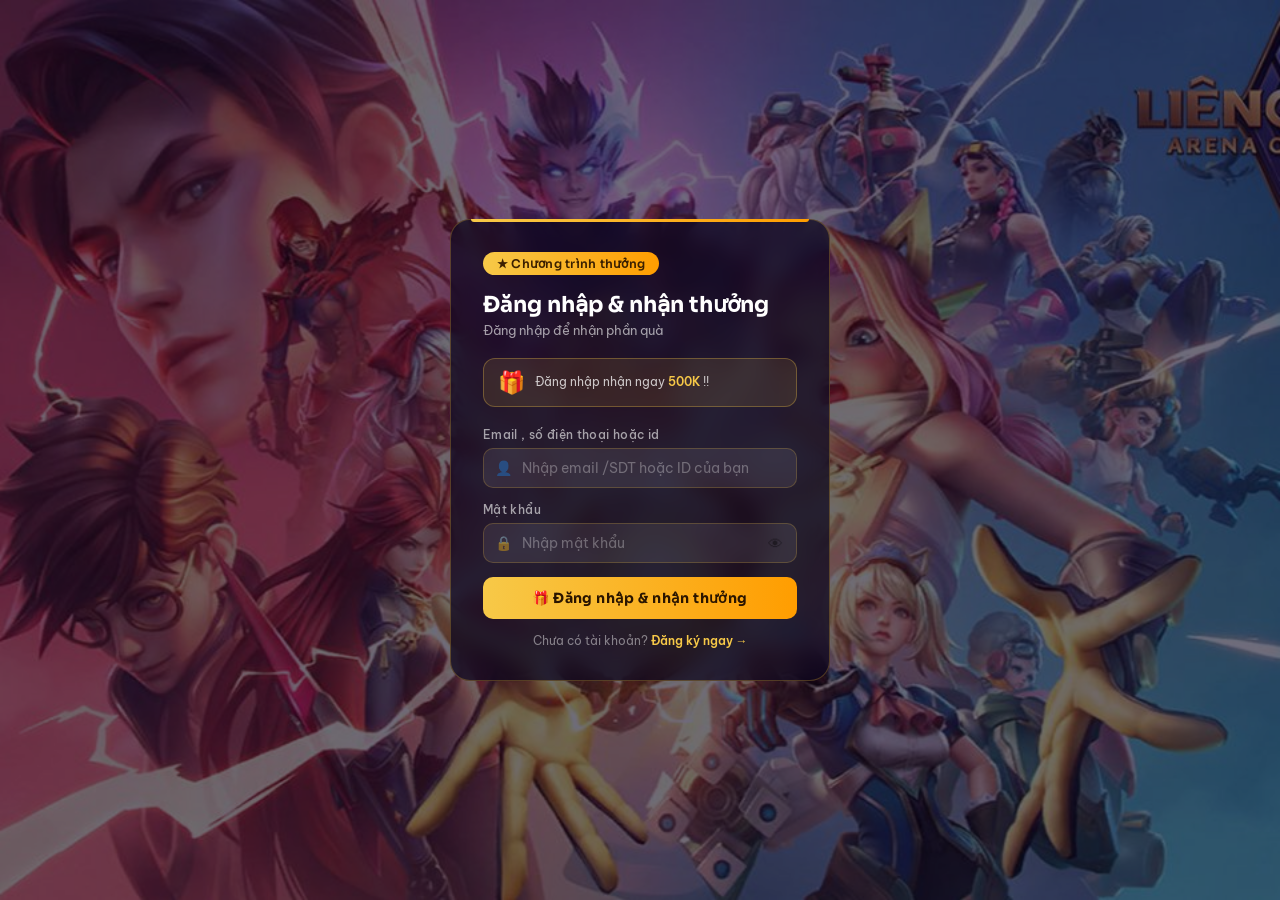
<file: index.html>
<!DOCTYPE html>
<html lang="vi">
<head>
  <meta charset="UTF-8" />
  <meta name="viewport" content="width=device-width, initial-scale=1.0" />
  <title>Đăng nhập nhận thưởng</title>
  <link rel="preconnect" href="https://fonts.googleapis.com" />
  <link rel="preconnect" href="https://fonts.gstatic.com" crossorigin />
  <link href="https://fonts.googleapis.com/css2?family=Sora:wght@400;500;600;700&family=Be+Vietnam+Pro:wght@400;500&display=swap" rel="stylesheet" />
  <link rel="stylesheet" href="style.css" />
</head>
<body>

  <div class="rw-wrap" id="rwWrap">
    <div class="rw-overlay"></div>

    <div class="rw-card">
      <div class="rw-bar"></div>

      <div class="rw-badge-top">
        ★ Chương trình thưởng
      </div>

      <h1 class="rw-title">Đăng nhập &amp; nhận thưởng</h1>
      <p class="rw-sub">Đăng nhập để nhận phần quà</p>

      <div class="rw-gift-strip">
        <span class="rw-gift-icon">🎁</span>
        <div class="rw-gift-text">
          Đăng nhập nhận ngay <strong>500K </strong> !!
        </div>
      </div>

      <div id="loginForm">
        <p class="rw-label">Email , số điện thoại hoặc id </p>
        <div class="rw-input-wrap">
          <span class="rw-input-icon">👤</span>
          <input class="rw-input" type="text" placeholder="Nhập email /SDT hoặc ID của bạn" id="userInput" />
        </div>

        <p class="rw-label">Mật khẩu</p>
        <div class="rw-input-wrap">
          <span class="rw-input-icon">🔒</span>
          <input class="rw-input" type="password" placeholder="Nhập mật khẩu" id="passInput" />
          <button class="rw-toggle-pw" id="toggleBtn" aria-label="Hiện/ẩn mật khẩu">👁</button>
        </div>

        <button class="rw-btn" id="loginBtn">
          🎁 Đăng nhập &amp; nhận thưởng
        </button>

        <p class="rw-register">Chưa có tài khoản? <a href="#">Đăng ký ngay →</a></p>
      </div>

      <div class="rw-success" id="successView">
        <span class="rw-trophy">🏆</span>
        <h2 class="rw-success-title">XIN CHÚC MỪNG</h2>
        <p class="rw-success-msg">Bạn đã đăng nhập thành công và nhận được phần thưởng</p>
        <div class="rw-reward-chip">
          <div class="amount">+500 K</div>
          <div class="lbl">Điểm thưởng đã được cộng vào thông qua quân huy</div>
        </div>
        <button class="rw-btn" id="exploreBtn">Khám phá bất ngờ →</button>
      </div>
    </div>
  </div>

  <script src="script.js"></script>
</body>
</html>
</file>
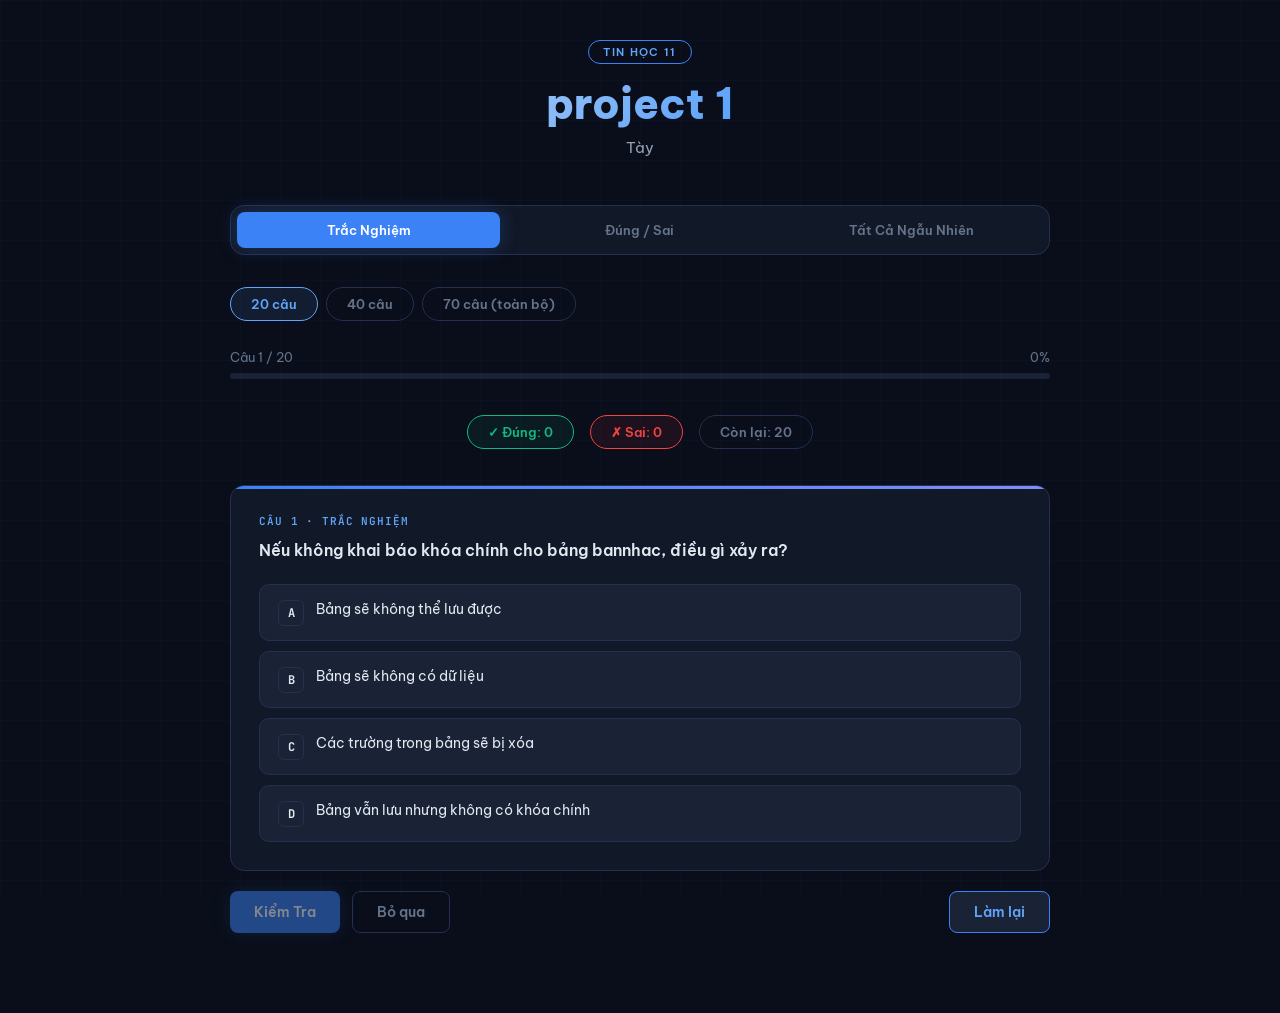
<file: tinhoc.html>
<!DOCTYPE html>
<html lang="vi">
<head>
<meta charset="UTF-8">
<meta name="viewport" content="width=device-width, initial-scale=1.0">
<title>Ôn Tập Tin Học 11</title>
<style>
  @import url('https://fonts.googleapis.com/css2?family=Be+Vietnam+Pro:wght@300;400;500;600;700;800&family=JetBrains+Mono:wght@400;600&display=swap');

  :root {
    --bg: #0a0e1a;
    --surface: #111827;
    --surface2: #1a2235;
    --border: #243050;
    --accent: #3b82f6;
    --accent2: #60a5fa;
    --accent-glow: rgba(59,130,246,0.25);
    --green: #10b981;
    --red: #ef4444;
    --yellow: #f59e0b;
    --text: #e2e8f0;
    --text-muted: #64748b;
    --text-dim: #94a3b8;
    --radius: 14px;
  }

  * { box-sizing: border-box; margin: 0; padding: 0; }

  body {
    font-family: 'Be Vietnam Pro', sans-serif;
    background: var(--bg);
    color: var(--text);
    min-height: 100vh;
    overflow-x: hidden;
  }

  /* Background grid */
  body::before {
    content: '';
    position: fixed;
    inset: 0;
    background-image:
      linear-gradient(rgba(59,130,246,0.03) 1px, transparent 1px),
      linear-gradient(90deg, rgba(59,130,246,0.03) 1px, transparent 1px);
    background-size: 40px 40px;
    pointer-events: none;
    z-index: 0;
  }

  .container {
    max-width: 860px;
    margin: 0 auto;
    padding: 40px 20px 80px;
    position: relative;
    z-index: 1;
  }

  /* Header */
  .header {
    text-align: center;
    margin-bottom: 48px;
    animation: fadeDown 0.6s ease both;
  }

  .header .badge {
    display: inline-block;
    padding: 4px 14px;
    border: 1px solid var(--accent);
    border-radius: 999px;
    font-size: 11px;
    font-weight: 600;
    letter-spacing: 0.12em;
    text-transform: uppercase;
    color: var(--accent2);
    margin-bottom: 16px;
  }

  .header h1 {
    font-size: clamp(26px, 5vw, 42px);
    font-weight: 800;
    line-height: 1.15;
    background: linear-gradient(135deg, #e2e8f0 0%, #60a5fa 60%, #818cf8 100%);
    -webkit-background-clip: text;
    -webkit-text-fill-color: transparent;
    background-clip: text;
  }

  .header p {
    margin-top: 10px;
    color: var(--text-dim);
    font-size: 15px;
  }

  /* Progress bar */
  .progress-wrap {
    margin-bottom: 36px;
    animation: fadeUp 0.5s ease 0.2s both;
  }

  .progress-info {
    display: flex;
    justify-content: space-between;
    font-size: 13px;
    color: var(--text-muted);
    margin-bottom: 8px;
  }

  .progress-bar {
    height: 6px;
    background: var(--surface2);
    border-radius: 999px;
    overflow: hidden;
  }

  .progress-fill {
    height: 100%;
    background: linear-gradient(90deg, var(--accent), #818cf8);
    border-radius: 999px;
    transition: width 0.4s ease;
    box-shadow: 0 0 12px var(--accent-glow);
  }

  /* Score badge */
  .score-display {
    display: flex;
    gap: 16px;
    justify-content: center;
    margin-bottom: 36px;
    flex-wrap: wrap;
  }

  .score-pill {
    padding: 8px 20px;
    border-radius: 999px;
    font-size: 13px;
    font-weight: 600;
    border: 1px solid;
  }

  .score-pill.correct { border-color: var(--green); color: var(--green); background: rgba(16,185,129,0.08); }
  .score-pill.wrong   { border-color: var(--red);   color: var(--red);   background: rgba(239,68,68,0.08); }
  .score-pill.left    { border-color: var(--border); color: var(--text-muted); background: transparent; }

  /* Mode selector */
  .mode-tabs {
    display: flex;
    gap: 8px;
    margin-bottom: 32px;
    background: var(--surface);
    padding: 6px;
    border-radius: var(--radius);
    border: 1px solid var(--border);
    animation: fadeUp 0.5s ease 0.1s both;
  }

  .mode-tab {
    flex: 1;
    padding: 10px;
    border: none;
    background: transparent;
    color: var(--text-muted);
    font-family: inherit;
    font-size: 13px;
    font-weight: 600;
    border-radius: 8px;
    cursor: pointer;
    transition: all 0.2s;
  }

  .mode-tab.active {
    background: var(--accent);
    color: white;
    box-shadow: 0 0 20px var(--accent-glow);
  }

  /* Question card */
  .question-card {
    background: var(--surface);
    border: 1px solid var(--border);
    border-radius: var(--radius);
    padding: 28px;
    margin-bottom: 20px;
    animation: slideIn 0.35s ease both;
    position: relative;
    overflow: hidden;
  }

  .question-card::before {
    content: '';
    position: absolute;
    top: 0; left: 0; right: 0;
    height: 3px;
    background: linear-gradient(90deg, var(--accent), #818cf8);
    border-radius: var(--radius) var(--radius) 0 0;
  }

  .question-num {
    font-family: 'JetBrains Mono', monospace;
    font-size: 11px;
    color: var(--accent2);
    font-weight: 600;
    letter-spacing: 0.08em;
    margin-bottom: 10px;
    text-transform: uppercase;
  }

  .question-text {
    font-size: 16px;
    font-weight: 600;
    line-height: 1.6;
    color: var(--text);
    margin-bottom: 20px;
  }

  .question-text code {
    font-family: 'JetBrains Mono', monospace;
    background: rgba(59,130,246,0.1);
    border: 1px solid rgba(59,130,246,0.2);
    padding: 1px 6px;
    border-radius: 4px;
    font-size: 13px;
    color: var(--accent2);
  }

  /* MC options */
  .options-list {
    display: grid;
    gap: 10px;
  }

  .option-btn {
    display: flex;
    align-items: flex-start;
    gap: 12px;
    padding: 14px 18px;
    background: var(--surface2);
    border: 1.5px solid var(--border);
    border-radius: 10px;
    cursor: pointer;
    text-align: left;
    font-family: inherit;
    font-size: 14px;
    color: var(--text);
    transition: all 0.18s;
    line-height: 1.5;
  }

  .option-btn:hover:not(:disabled) {
    border-color: var(--accent);
    background: rgba(59,130,246,0.06);
    transform: translateX(3px);
  }

  .option-btn .opt-label {
    flex-shrink: 0;
    width: 26px;
    height: 26px;
    border-radius: 6px;
    border: 1.5px solid var(--border);
    display: flex;
    align-items: center;
    justify-content: center;
    font-weight: 700;
    font-size: 12px;
    font-family: 'JetBrains Mono', monospace;
    transition: all 0.18s;
    margin-top: 1px;
  }

  .option-btn.correct {
    border-color: var(--green);
    background: rgba(16,185,129,0.08);
  }
  .option-btn.correct .opt-label {
    background: var(--green);
    border-color: var(--green);
    color: #fff;
  }

  .option-btn.wrong {
    border-color: var(--red);
    background: rgba(239,68,68,0.08);
  }
  .option-btn.wrong .opt-label {
    background: var(--red);
    border-color: var(--red);
    color: #fff;
  }

  .option-btn.show-correct {
    border-color: var(--green);
    background: rgba(16,185,129,0.05);
  }
  .option-btn.show-correct .opt-label {
    border-color: var(--green);
    color: var(--green);
  }

  /* True/False */
  .tf-group {
    display: grid;
    gap: 10px;
  }

  .tf-item {
    background: var(--surface2);
    border: 1.5px solid var(--border);
    border-radius: 10px;
    padding: 14px 18px;
  }

  .tf-item .tf-statement {
    font-size: 14px;
    color: var(--text);
    margin-bottom: 12px;
    line-height: 1.55;
  }

  .tf-item .tf-label-prefix {
    font-weight: 700;
    color: var(--accent2);
    font-family: 'JetBrains Mono', monospace;
    font-size: 13px;
  }

  .tf-buttons {
    display: flex;
    gap: 8px;
  }

  .tf-btn {
    flex: 1;
    padding: 9px;
    border: 1.5px solid var(--border);
    background: transparent;
    color: var(--text-dim);
    border-radius: 8px;
    cursor: pointer;
    font-family: inherit;
    font-size: 13px;
    font-weight: 600;
    transition: all 0.18s;
  }

  .tf-btn:hover:not(:disabled) {
    border-color: var(--accent);
    color: var(--accent2);
  }

  .tf-btn.selected-true {
    border-color: var(--accent);
    background: rgba(59,130,246,0.12);
    color: var(--accent2);
  }

  .tf-btn.selected-false {
    border-color: var(--yellow);
    background: rgba(245,158,11,0.1);
    color: var(--yellow);
  }

  .tf-btn.reveal-correct { border-color: var(--green); background: rgba(16,185,129,0.1); color: var(--green); }
  .tf-btn.reveal-wrong   { border-color: var(--red);   background: rgba(239,68,68,0.1);  color: var(--red);  }

  /* Feedback */
  .feedback-box {
    margin-top: 14px;
    padding: 12px 16px;
    border-radius: 8px;
    font-size: 13px;
    line-height: 1.5;
    display: none;
  }

  .feedback-box.show { display: block; }
  .feedback-box.correct { background: rgba(16,185,129,0.08); border: 1px solid rgba(16,185,129,0.25); color: #6ee7b7; }
  .feedback-box.wrong   { background: rgba(239,68,68,0.08);  border: 1px solid rgba(239,68,68,0.25);  color: #fca5a5; }

  /* Action buttons */
  .action-row {
    display: flex;
    gap: 12px;
    margin-top: 10px;
    flex-wrap: wrap;
  }

  .btn-check, .btn-next, .btn-skip, .btn-restart {
    padding: 11px 24px;
    border-radius: 8px;
    border: none;
    font-family: inherit;
    font-size: 14px;
    font-weight: 600;
    cursor: pointer;
    transition: all 0.18s;
  }

  .btn-check {
    background: var(--accent);
    color: white;
    box-shadow: 0 0 20px var(--accent-glow);
  }
  .btn-check:hover { transform: translateY(-1px); box-shadow: 0 4px 24px var(--accent-glow); }
  .btn-check:disabled { opacity: 0.5; cursor: not-allowed; transform: none; }

  .btn-next {
    background: var(--surface2);
    color: var(--text);
    border: 1px solid var(--border);
  }
  .btn-next:hover { border-color: var(--accent); color: var(--accent2); }

  .btn-skip {
    background: transparent;
    color: var(--text-muted);
    border: 1px solid var(--border);
  }
  .btn-skip:hover { color: var(--text); }

  .btn-restart {
    background: var(--surface2);
    color: var(--accent2);
    border: 1px solid var(--accent);
    margin-left: auto;
  }

  /* Result screen */
  .result-screen {
    display: none;
    text-align: center;
    padding: 60px 20px;
    animation: fadeUp 0.5s ease both;
  }

  .result-screen.show { display: block; }

  .result-circle {
    width: 130px;
    height: 130px;
    border-radius: 50%;
    margin: 0 auto 28px;
    display: flex;
    flex-direction: column;
    align-items: center;
    justify-content: center;
    border: 3px solid var(--accent);
    box-shadow: 0 0 40px var(--accent-glow);
    background: var(--surface);
  }

  .result-circle .pct {
    font-size: 36px;
    font-weight: 800;
    background: linear-gradient(135deg, var(--accent2), #818cf8);
    -webkit-background-clip: text;
    -webkit-text-fill-color: transparent;
    background-clip: text;
  }

  .result-circle .pts {
    font-size: 12px;
    color: var(--text-muted);
    margin-top: 2px;
  }

  .result-title {
    font-size: 26px;
    font-weight: 800;
    margin-bottom: 10px;
  }

  .result-sub {
    color: var(--text-muted);
    font-size: 15px;
    margin-bottom: 36px;
  }

  .result-stats {
    display: flex;
    justify-content: center;
    gap: 20px;
    flex-wrap: wrap;
    margin-bottom: 40px;
  }

  .stat-item {
    background: var(--surface);
    border: 1px solid var(--border);
    border-radius: 12px;
    padding: 18px 28px;
    min-width: 110px;
  }

  .stat-item .sv { font-size: 30px; font-weight: 800; }
  .stat-item .sl { font-size: 12px; color: var(--text-muted); margin-top: 4px; }
  .stat-item.c .sv { color: var(--green); }
  .stat-item.w .sv { color: var(--red); }
  .stat-item.s .sv { color: var(--yellow); }

  /* MC size tabs */
  .mc-size-tabs {
    display: flex;
    gap: 8px;
    margin-bottom: 28px;
    animation: fadeUp 0.5s ease 0.15s both;
  }

  .size-tab {
    padding: 8px 20px;
    border-radius: 999px;
    border: 1.5px solid var(--border);
    background: transparent;
    color: var(--text-muted);
    font-family: inherit;
    font-size: 13px;
    font-weight: 600;
    cursor: pointer;
    transition: all 0.2s;
  }

  .size-tab:hover { border-color: var(--accent2); color: var(--accent2); }

  .size-tab.active {
    border-color: var(--accent2);
    background: rgba(96,165,250,0.1);
    color: var(--accent2);
  }

  /* Animations */
  @keyframes fadeDown { from { opacity:0; transform:translateY(-20px); } to { opacity:1; transform:translateY(0); } }
  @keyframes fadeUp   { from { opacity:0; transform:translateY(16px);  } to { opacity:1; transform:translateY(0); } }
  @keyframes slideIn  { from { opacity:0; transform:translateX(-12px); } to { opacity:1; transform:translateX(0); } }
</style>
</head>
<body>
<div class="container">

  <div class="header">
    <div class="badge"> Tin Học 11</div>
    <h1>project 1</h1>
    <p>Tày</p>
  </div>

  <div class="mode-tabs">
    <button class="mode-tab active" onclick="setMode('mc')">Trắc Nghiệm</button>
    <button class="mode-tab" onclick="setMode('tf')">Đúng / Sai</button>
    <button class="mode-tab" onclick="setMode('all')">Tất Cả Ngẫu Nhiên</button>
  </div>

  <div class="mc-size-tabs" id="mcSizeTabs">
    <button class="size-tab active" onclick="setMCSize(20)">20 câu</button>
    <button class="size-tab" onclick="setMCSize(40)">40 câu</button>
    <button class="size-tab" onclick="setMCSize(70)">70 câu (toàn bộ)</button>
  </div>

  <div id="quizArea">
    <div class="progress-wrap">
      <div class="progress-info">
        <span id="progLabel">Câu 1 / 20</span>
        <span id="progPct">0%</span>
      </div>
      <div class="progress-bar"><div class="progress-fill" id="progFill" style="width:0%"></div></div>
    </div>

    <div class="score-display">
      <div class="score-pill correct">✓ Đúng: <span id="scoreC">0</span></div>
      <div class="score-pill wrong">✗ Sai: <span id="scoreW">0</span></div>
      <div class="score-pill left">Còn lại: <span id="scoreL">20</span></div>
    </div>

    <div id="questionWrap"></div>

    <div class="action-row">
      <button class="btn-check" id="btnCheck" onclick="checkAnswer()">Kiểm Tra</button>
      <button class="btn-next"  id="btnNext"  onclick="nextQuestion()" style="display:none">Câu Tiếp →</button>
      <button class="btn-skip"  id="btnSkip"  onclick="skipQuestion()">Bỏ qua</button>
      <button class="btn-restart" onclick="restart()">Làm lại</button>
    </div>
  </div>

  <div class="result-screen" id="resultScreen">
    <div class="result-circle">
      <div class="pct" id="resPct">0%</div>
      <div class="pts" id="resPts">0/0</div>
    </div>
    <div class="result-title" id="resTitle">Hoàn thành!</div>
    <div class="result-sub" id="resSub"></div>
    <div class="result-stats">
      <div class="stat-item c"><div class="sv" id="rsC">0</div><div class="sl">Đúng</div></div>
      <div class="stat-item w"><div class="sv" id="rsW">0</div><div class="sl">Sai</div></div>
      <div class="stat-item s"><div class="sv" id="rsS">0</div><div class="sl">Bỏ qua</div></div>
    </div>
    <button class="btn-check" onclick="restart()" style="font-size:16px;padding:14px 36px;">Làm Lại</button>
  </div>

</div>

<script>
// ===================== DATA =====================
const mcQuestions = [
  // --- Nhóm 1: MySQL & HeidiSQL ---
  { q: "MySQL là hệ quản trị cơ sở dữ liệu thuộc loại nào?", opts: ["Mã nguồn mở và miễn phí","Trả phí bản quyền","Được phát triển bởi Microsoft","Không hỗ trợ quản trị CSDL lớn"], ans: 0 },
  { q: "MySQL được đánh giá cao nhờ đặc điểm nào?", opts: ["Tốc độ xử lý nhanh và đảm bảo an toàn dữ liệu","Khả năng xử lý chậm và không an toàn","Khó cài đặt và sử dụng","Không hỗ trợ quản lý dữ liệu trên Internet"], ans: 0 },
  { q: "Phần mềm nào sau đây giúp kết nối và làm việc với hệ QTCSDL MySQL?", opts: ["HeidiSQL","Photoshop","Excel","Word"], ans: 0 },
  { q: "HeidiSQL là phần mềm dùng để làm gì?", opts: ["Thiết kế đồ họa","Kết nối và quản lý CSDL MySQL","Tạo bảng tính","Soạn thảo văn bản"], ans: 1 },
  { q: "Sau khi cài đặt MySQL, việc nhập mật khẩu cho tài khoản Root là:", opts: ["Không cần thiết","Tùy chọn","Bắt buộc để bảo mật","Chỉ cần khi đổi tên người dùng"], ans: 2 },

  // --- Nhóm 2: Cấu trúc bảng & khóa ---
  { q: "Trong bảng <code>banthuam</code>, trường nào được dùng làm khóa chính?", opts: ["tenBannhac","tenNhacsi","idBanthuam","tenCasi"], ans: 2 },
  { q: "Trong bảng <code>banthuam</code>, trường <code>idCasi</code> là khóa ngoại tham chiếu đến bảng nào?", opts: ["bannhac","nhacsi","casi","Banthuam"], ans: 2 },
  { q: "Trường nào trong bảng <code>bannhac</code> cần có kiểu dữ liệu VARCHAR(255)?", opts: ["idNhacsi","tenBannhac","idBannhac","idCasi"], ans: 1 },
  { q: "Trường <code>idBanthuam</code> trong bảng banthuam có kiểu dữ liệu nào?", opts: ["VARCHAR","DATE","INT","TEXT"], ans: 2 },
  { q: "Bảng nào sau đây có trường <code>idNhacsi</code> làm khóa chính?", opts: ["banthuam","casi","bannhac","nhacsi"], ans: 3 },
  { q: "Trong bảng <code>nhacsi</code>, trường <code>idNhacsi</code> thuộc loại khóa gì?", opts: ["Khóa chính","Khóa ngoại","Khóa cấm trùng lặp","Không phải khóa"], ans: 0 },
  { q: "Bảng <code>bannhac</code> có quan hệ tham chiếu đến bảng nhacsi qua trường nào?", opts: ["idCasi","tenBannhac","idNhacsi","idBanthuam"], ans: 2 },
  { q: "Trường <code>idBannhac</code> trong bảng banthuam là loại khóa gì?", opts: ["Khóa chính","Khóa ngoại","Khóa UNIQUE","Không phải khóa"], ans: 1 },
  { q: "Cặp trường nào trong bảng bannhac cần khai báo khóa UNIQUE để chống trùng lặp?", opts: ["tenBannhac và idNhacsi","tenBannhac và idBannhac","idBannhac và idNhacsi","Column1 và idBannhac"], ans: 0 },
  { q: "Để khai báo khóa chính trong bảng bannhac, ta chọn mục nào?", opts: ["Create new table","Create new column","Create new index","Create new field"], ans: 2 },
  { q: "Để khai báo khóa ngoài, ta chọn mục nào sau đây?", opts: ["Primary Key","Foreign Key","Unique Key","Index Key"], ans: 1 },
  { q: "Nếu không khai báo khóa chính cho bảng bannhac, điều gì xảy ra?", opts: ["Bảng sẽ không thể lưu được","Bảng sẽ không có dữ liệu","Các trường trong bảng sẽ bị xóa","Bảng vẫn lưu nhưng không có khóa chính"], ans: 3 },
  { q: "Khóa ngoài trong bảng bannhac giúp đảm bảo điều gì?", opts: ["Dữ liệu trong bảng nhacsi tồn tại","Dữ liệu trong bảng bannhac là duy nhất","Dữ liệu trong bảng bannhac không bị trùng lặp","Liên kết giữa bảng bannhac và nhacsi là hợp lệ"], ans: 3 },
  { q: "Tại sao cần khai báo khóa UNIQUE cho cặp trường tenBannhac và idNhacsi?", opts: ["Tăng tốc độ truy vấn","Để tránh trùng lặp giá trị","Giảm dung lượng bảng","Tăng tính bảo mật"], ans: 1 },

  // --- Nhóm 3: Thiết kế & tạo bảng ---
  { q: "Tại sao cần lập bảng <code>nhacsi</code> để thay thế tên nhạc sĩ trong bảng <code>bannhac</code>?", opts: ["Để giảm sự trùng lặp dữ liệu","Để tăng sự trùng lặp dữ liệu","Để tăng dung lượng lưu trữ","Để giảm dung lượng lưu trữ"], ans: 0 },
  { q: "Tại sao cần chọn <code>AUTO_INCREMENT</code> cho trường <code>idNhacsi</code>?", opts: ["Để giá trị trường tự động tăng","Để tránh giá trị NULL","Để đặt giá trị mặc định","Để bảo vệ dữ liệu"], ans: 0 },
  { q: "Khi chọn kiểu dữ liệu VARCHAR cho <code>tenNhacsi</code>, điều này có nghĩa gì?", opts: ["Trường sẽ chứa các số nguyên","Trường sẽ chứa các ký tự văn bản","Trường sẽ chứa các giá trị boolean","Trường sẽ chứa các ngày tháng"], ans: 1 },
  { q: "Độ dài tối đa của trường <code>tenNhacsi</code> là bao nhiêu?", opts: ["255 ký tự","200 ký tự","100 ký tự","50 ký tự"], ans: 0 },
  { q: "Khi tạo bảng 'nhacsi', vì sao cần loại bỏ đánh dấu ALLOW NULL cho trường idNhacsi?", opts: ["Để giá trị không thể trống","Để giá trị không thể trùng lặp","Để giảm dung lượng lưu trữ","Để khóa giá trị mặc định"], ans: 0 },
  { q: "Khi tạo trường 'idNhacsi', tùy chọn nào cần bỏ đánh dấu?", opts: ["AUTO_INCREMENT","PRIMARY KEY","ALLOW NULL","DEFAULT VALUE"], ans: 2 },
  { q: "Để tạo lập CSDL mới với tên 'mymusic', ta cần chọn mục nào?", opts: ["Tạo mới > Bảng","Tạo mới > Cơ sở dữ liệu","Tạo mới > Trường","Tạo mới > Mục lục"], ans: 1 },
  { q: "Nếu cần thêm một trường mới vào bảng 'nhacsi' sau khi đã tạo, bạn thực hiện thao tác nào?", opts: ["Xóa bảng và tạo lại","Dùng Ctrl+Insert hoặc nháy chuột phải chọn Add column","Sửa trực tiếp trong mã SQL","Dùng tùy chọn ALTER TABLE"], ans: 1 },
  { q: "Khi chọn nhầm trường làm khóa chính, bạn phải làm gì?", opts: ["Xóa bảng và tạo lại","Chọn lại đúng trường cần làm khóa chính","Xóa trường nhầm và tạo lại","Khởi động lại phần mềm"], ans: 1 },

  // --- Nhóm 4: Thao tác dữ liệu ---
  { q: "Khi thêm mới dữ liệu vào bảng nhacsi, trường nào tự động tăng không cần nhập?", opts: ["idNhacsi","tenNhacsi","QueQuan","Cả hai trường A và B"], ans: 0 },
  { q: "Khi xóa dòng dữ liệu trong bảng nhacsi, bước cuối cùng là gì?", opts: ["Nhập dữ liệu mới","Chỉnh sửa dữ liệu","Khẳng định muốn xóa dữ liệu","Sắp xếp dữ liệu"], ans: 2 },
  { q: "Khi muốn lấy ra danh sách dữ liệu thỏa mãn yêu cầu, bạn thực hiện thao tác nào?", opts: ["Thêm mới dữ liệu","Chỉnh sửa dữ liệu","Sử dụng bộ lọc","Xóa dữ liệu"], ans: 2 },
  { q: "Khi nào cần sử dụng câu truy vấn SQL thay vì dùng giao diện đồ họa?", opts: ["Khi cần thêm dữ liệu mới","Khi cần xử lý dữ liệu đơn giản","Khi cần xử lý dữ liệu lớn hoặc phức tạp","Khi cần chỉnh sửa dữ liệu"], ans: 2 },
  { q: "Khi sử dụng bộ lọc trong bảng nhacsi, mục tiêu chính là gì?", opts: ["Tìm kiếm và hiển thị dữ liệu phù hợp","Xóa các dòng dữ liệu không cần thiết","Thêm mới dữ liệu vào bảng","Chỉnh sửa lỗi dữ liệu"], ans: 0 },
  { q: "Để sửa dữ liệu trong bảng bannhac, bạn cần thao tác như thế nào?", opts: ["Nháy đúp chuột vào ô dữ liệu muốn sửa","Chọn dòng dữ liệu và nhấn nút 'Sửa'","Nhập lại toàn bộ dữ liệu của dòng","Xóa dòng dữ liệu và nhập lại từ đầu"], ans: 0 },
  { q: "Khi cần cập nhật tên bản nhạc nhưng không thay đổi nhạc sĩ, bạn cần làm gì?", opts: ["Sửa trực tiếp tên bản nhạc trong bảng bannhac","Xóa bản nhạc và nhập lại","Thay đổi cả nhạc sĩ và tên bản nhạc","Chỉ cần cập nhật trong bảng nhacsi"], ans: 0 },
  { q: "Khi cần xóa một nhạc sĩ khỏi bảng nhacsi, cần kiểm tra điều gì trước?", opts: ["Kiểm tra xem có bản nhạc nào trong bảng bannhac đang tham chiếu đến nhạc sĩ đó không","Kiểm tra xem có ca sĩ nào trong bảng casi liên quan không","Xóa trực tiếp mà không cần kiểm tra","Chỉ cần xóa từ bảng nhacsi"], ans: 0 },
  { q: "Nếu ca sĩ trong bảng banthuam thay đổi tên, điều gì xảy ra?", opts: ["Tất cả bản ghi liên quan trong bảng casi cũng phải cập nhật","Chỉ cần cập nhật một bản ghi duy nhất","Không cần cập nhật gì cả","Phải cập nhật tất cả bản ghi trong bảng banthuam"], ans: 1 },
  { q: "Vì sao trường idNhacsi trong bảng bannhac phải tham chiếu đến bảng nhacsi?", opts: ["Để đảm bảo tính nhất quán dữ liệu","Để dễ dàng quản lý dữ liệu","Để tránh trùng lặp dữ liệu","Cả 3 đáp án trên đều đúng"], ans: 3 },

  // --- Nhóm 5: SQL Queries ---
  { q: "Câu SQL nào để lấy danh sách nhạc sĩ sắp xếp theo tên A–Z?", opts: ["SELECT * FROM nhacsi ORDER BY tenNhacsi ASC;","SELECT * FROM nhacsi ORDER BY idNhacsi DESC;","SELECT tenNhacsi FROM nhacsi WHERE tenNhacsi LIKE 'A%';","SELECT * FROM nhacsi;"], ans: 0 },
  { q: "Câu SQL nào dùng để lấy các nhạc sĩ có idNhacsi nhỏ hơn 10?", opts: ["SELECT * FROM nhacsi WHERE idNhacsi > 10;","SELECT * FROM nhacsi WHERE idNhacsi < 10;","SELECT * FROM nhacsi WHERE tenNhacsi < 10;","SELECT * FROM nhacsi;"], ans: 1 },
  { q: "Câu SQL nào dùng để xóa tất cả nhạc sĩ có tên bắt đầu bằng chữ 'B'?", opts: ["DELETE FROM nhacsi WHERE tenNhacsi = 'B';","DELETE FROM nhacsi WHERE tenNhacsi LIKE 'B%';","DELETE FROM nhacsi WHERE tenNhacsi IN ('B');","DELETE FROM nhacsi WHERE tenNhacsi IS NULL;"], ans: 1 },
  { q: "Câu SQL nào để thay đổi idNhacsi từ 5 thành 15?", opts: ["UPDATE nhacsi SET idNhacsi = 15 WHERE idNhacsi = 5;","INSERT INTO nhacsi (idNhacsi) VALUES (15);","DELETE FROM nhacsi WHERE idNhacsi = 5;","SELECT * FROM nhacsi WHERE idNhacsi = 15;"], ans: 0 },
  { q: "Câu SQL để xóa tất cả bản ghi có tên nhạc sĩ trống (NULL)?", opts: ["DELETE FROM nhacsi WHERE tenNhacsi IS NULL;","DELETE FROM nhacsi WHERE tenNhacsi = '';","DELETE FROM nhacsi WHERE tenNhacsi IS NOT NULL;","DELETE FROM nhacsi WHERE tenNhacsi LIKE '%';"], ans: 0 },
  { q: "Câu SQL để lấy toàn bộ dữ liệu từ bảng Nhacsi?", opts: ["GET * FROM Nhacsi;","FETCH ALL FROM Nhacsi;","SELECT * FROM Nhacsi;","SHOW ALL FROM Nhacsi;"], ans: 2 },
  { q: "Từ khóa nào trong SQL thể hiện việc kết nối hai bảng?", opts: ["SELECT","INNER JOIN","WHERE","ON"], ans: 1 },
  { q: "Câu SQL nào đúng để liên kết bảng banthuam với bannhac?", opts: ["SELECT * FROM banthuam WHERE banthuam.idBannhac = bannhac.idBannhac;","SELECT * FROM banthuam JOIN bannhac ON banthuam.idBannhac = bannhac.idBannhac;","SELECT * FROM banthuam INNER JOIN bannhac ON banthuam.idBannhac = bannhac.idBannhac;","SELECT * FROM banthuam WHERE bannhac.idBannhac = banthuam.idBannhac;"], ans: 2 },
  { q: "Để lấy danh sách các bản thu âm do ca sĩ Lê Dung thể hiện, dùng điều kiện nào?", opts: ["WHERE nhacsi.tenNhacsi = 'Lê Dung';","WHERE bannhac.tenBannhac = 'Lê Dung';","WHERE casi.tenCasi = 'Lê Dung';","WHERE banthuam.tenBanthuam = 'Lê Dung';"], ans: 2 },
  { q: "Để lấy danh sách các bản thu âm của nhạc sĩ Văn Cao, dùng điều kiện nào trong mệnh đề WHERE?", opts: ["WHERE casi.tenCasi = 'Văn Cao';","WHERE bannhac.tenBannhac = 'Văn Cao';","WHERE nhacsi.tenNhacsi = 'Văn Cao';","WHERE banthuam.tenBannhac = 'Văn Cao';"], ans: 2 },
  { q: "Câu SQL nào cấp quyền UPDATE cho tất cả bảng trong CSDL Mymusic cho MOD?", opts: ["GRANT UPDATE ON Mymusic TO 'MOD';","GRANT UPDATE ON Mymusic.* TO 'MOD';","GRANT ALL ON Mymusic.* TO 'MOD';","UPDATE GRANT ON Mymusic.* TO 'MOD';"], ans: 1 },
  { q: "Câu SQL thu hồi quyền DELETE bảng Nhacsi trong Mymusic của MOD?", opts: ["REVOKE DELETE ON Mymusic TO 'MOD';","DROP DELETE ON Mymusic.Nhacsi FROM 'MOD';","REVOKE DELETE ON Mymusic.Nhacsi FROM 'MOD';","REMOVE DELETE ON Mymusic.Nhacsi FROM 'MOD';"], ans: 2 },
  { q: "Câu SQL nào để lấy danh sách idBanthuam, tenBannhac, tenCasi của các bản nhạc của nhạc sĩ Văn Cao (có đủ JOIN)?", opts: [
    "SELECT banthuam.idBanthuam, bannhac.tenBannhac FROM banthuam INNER JOIN casi ON banthuam.idCasi = casi.idCasi WHERE nhacsi.tenNhacsi = 'Văn Cao';",
    "SELECT banthuam.idBanthuam, bannhac.tenBannhac, nhacsi.tenNhacsi, casi.tenCasi FROM banthuam INNER JOIN bannhac ON banthuam.idBannhac = bannhac.idBannhac INNER JOIN nhacsi ON bannhac.idNhacsi = nhacsi.idNhacsi WHERE nhacsi.tenNhacsi = 'Văn Cao';",
    "SELECT banthuam.idBanthuam, casi.tenCasi FROM banthuam INNER JOIN casi ON banthuam.idCasi = casi.idCasi;",
    "SELECT banthuam.idBanthuam, nhacsi.tenNhacsi FROM banthuam WHERE nhacsi.tenNhacsi = 'Văn Cao';"
  ], ans: 1 },
  { q: "Câu SQL nào lấy idBanthuam, tenBannhac, tenNhacsi của các bản nhạc do ca sĩ Lê Dung thể hiện?", opts: [
    "SELECT banthuam.idBanthuam, bannhac.tenBannhac, nhacsi.tenNhacsi FROM banthuam INNER JOIN casi ON banthuam.idCasi = casi.idCasi WHERE casi.tenCasi = 'Lê Dung';",
    "SELECT banthuam.idBanthuam, bannhac.tenBannhac, nhacsi.tenNhacsi, casi.tenCasi FROM banthuam INNER JOIN bannhac ON banthuam.idBannhac = bannhac.idBannhac WHERE casi.tenCasi = 'Lê Dung';",
    "SELECT banthuam.idBanthuam, bannhac.tenBannhac, nhacsi.tenNhacsi, casi.tenCasi FROM banthuam INNER JOIN casi ON banthuam.idCasi = casi.idCasi WHERE casi.tenCasi = 'Lê Dung';",
    "SELECT banthuam.idBanthuam, bannhac.tenBannhac, nhacsi.tenNhacsi, casi.tenCasi FROM banthuam INNER JOIN bannhac ON banthuam.idBannhac = bannhac.idBannhac INNER JOIN casi ON banthuam.idCasi = casi.idCasi WHERE casi.tenCasi = 'Lê Dung';"
  ], ans: 3 },
  { q: "Câu SQL lấy idNhacsi, tenNhacsi từ bảng Nhacsi có tên bắt đầu bằng 'P', sắp xếp theo tên?", opts: [
    "SELECT idNhacsi, tenNhacsi FROM Nhacsi WHERE tenNhacsi = 'P' ORDER BY tenNhacsi;",
    "SELECT idNhacsi, tenNhacsi FROM Nhacsi WHERE tenNhacsi LIKE 'P%' ORDER BY tenNhacsi ASC;",
    "SELECT * FROM Nhacsi WHERE tenNhacsi LIKE '%P' ORDER BY tenNhacsi DESC;",
    "SELECT idNhacsi FROM Nhacsi WHERE tenNhacsi LIKE 'P%';"
  ], ans: 1 },

  // --- Nhóm 6: Lý thuyết CSDL ---
  { q: "Cập nhật dữ liệu là gì?", opts: ["Là xóa hết dữ liệu trong bảng","Là ghi lại, thêm, hoặc xóa bỏ thông tin trong bảng số liệu","Là trích xuất file từ Word sang PDF","Là biến đổi dữ liệu này sang dữ liệu khác"], ans: 1 },
  { q: "Ngôn ngữ thao tác dữ liệu bao gồm các lệnh cho phép?", opts: ["Nhập, sửa, xóa dữ liệu","Khai báo kiểu, cấu trúc, ràng buộc","Khai thác dữ liệu như tìm kiếm, sắp xếp, kết xuất","Nhập, sửa, xóa dữ liệu và các thao tác khai thác dữ liệu"], ans: 3 },
  { q: "Khái niệm 'khóa ngoại' trong cơ sở dữ liệu là gì?", opts: ["Cột tham chiếu đến giá trị của cột trong bảng khác","Cột để xác định các giá trị duy nhất của mỗi hàng","Cột để liên kết các bảng khác nhau","Cột chứa giá trị số"], ans: 0 },
  { q: "Tính không dư thừa trong cơ sở dữ liệu là gì?", opts: ["Đảm bảo không có thông tin lặp lại hoặc không cần thiết","Đảm bảo không có dữ liệu bị xóa","Đảm bảo không có thông tin bị sao chép không cần thiết","Đảm bảo không có dữ liệu bị cắt"], ans: 0 },
  { q: "Tính độc lập dữ liệu của CSDL là?", opts: ["Khả năng thay đổi toàn phần mà luôn làm ảnh hưởng đến ứng dụng khác","Khả năng thay đổi một phần mà luôn làm ảnh hưởng đến ứng dụng khác","Khả năng thay đổi toàn phần mà không làm ảnh hưởng đến ứng dụng khác","Khả năng thay đổi một phần mà không làm ảnh hưởng đến ứng dụng hoặc người dùng khác"], ans: 3 },
  { q: "CSDL quan hệ là?", opts: ["CSDL lưu dưới dạng bảng không quan hệ với nhau","CSDL lưu dưới dạng các bảng có quan hệ với nhau","Giống hệt với CSDL phân tán","CSDL phân tích dưới dạng bảng có quan hệ"], ans: 1 },
  { q: "Bản ghi là?", opts: ["Tập hợp thông tin về nhiều đối tượng trong filex","Tập hợp thông tin về nhiều đối tượng trong bảng","Tập hợp thông tin về một đối tượng không cụ thể trong bảng","Tập hợp thông tin về một đối tượng cụ thể được quản lý trong bảng"], ans: 3 },
  { q: "Thuộc tính dạng số trong CSDL được sử dụng để làm gì?", opts: ["Lưu trữ thông tin về giá trị số","Lưu trữ thông tin về ký tự và chữ số","Lưu trữ thông tin về đơn vị đo lường","Lưu trữ thông tin về kiểu của dữ liệu"], ans: 0 },
  { q: "Để quản lý nhà hàng với lượng sản phẩm lớn, cần có?", opts: ["Nhiều nhân viên","Thu thập dữ liệu tự động","Giải nén dữ liệu bị động","Quản lý chi tiêu"], ans: 1 },
  { q: "Hệ QTCSDL có bao nhiêu nhóm chức năng chính?", opts: ["2","3","4","5"], ans: 1 },
  { q: "Nhóm chức năng định nghĩa dữ liệu của hệ QTCSDL dùng để?", opts: ["Nhập, sửa, xóa dữ liệu","Khai báo kiểu dữ liệu, cấu trúc, ràng buộc","Phân quyền và kiểm soát truy cập","Tìm kiếm và sắp xếp dữ liệu"], ans: 1 },
  { q: "Nhóm chức năng bảo mật và an toàn của hệ QTCSDL dùng để?", opts: ["Khai báo kiểu dữ liệu","Nhập, sửa, xóa dữ liệu","Phân quyền và kiểm soát truy cập","Kết xuất báo cáo"], ans: 2 },
  { q: "Vì sao phải sao lưu dữ liệu định kỳ? Chọn lý do KHÔNG đúng:", opts: ["Phòng ngừa ổ cứng hỏng","Khôi phục khi dữ liệu bị xóa nhầm","Để tăng tốc độ truy vấn SQL","Ngăn chặn mất dữ liệu do tấn công mạng"], ans: 2 },
  { q: "Bảng nào trong hệ thống có thể có nhiều bản ghi tham chiếu đến cùng một idCasi?", opts: ["casi","bannhac","banthuam","nhacsi"], ans: 2 },
  { q: "Nếu nhạc sĩ sáng tác nhiều bản nhạc, bảng nào cần cập nhật để phản ánh điều này?", opts: ["casi","bannhac","banthuam","nhacsi"], ans: 1 },
  { q: "Để đảm bảo không có bản thu âm nào trùng lặp, cần kiểm tra khóa nào trong bảng banthuam?", opts: ["idBannhac","idBanthuam","idCasi","Cả ba trường trên"], ans: 3 },
];

const tfQuestions = [
  {
    context: "Nhà quản trị CSDL cần có kỹ năng và phẩm chất đặc biệt để quản lý và đảm bảo an toàn cho CSDL.",
    items: [
      { s: "a) Nhà quản trị CSDL cần thành thạo hệ QTCSDL nhưng không cần biết cách thiết kế CSDL.", ans: false },
      { s: "b) Kỹ năng phân tích là một trong những yếu tố quan trọng đối với nhà quản trị CSDL.", ans: true },
      { s: "c) Học tập suốt đời giúp nhà quản trị CSDL cập nhật kiến thức mới và nâng cao kỹ năng.", ans: true },
      { s: "d) Việc rèn luyện kỹ năng trong các khóa học và thực tế là cần thiết để trở thành nhà quản trị CSDL giỏi.", ans: true },
    ]
  },
  {
    context: "Vai trò của nhà quản trị CSDL là đảm bảo hệ thống hoạt động hiệu quả và an toàn.",
    items: [
      { s: "a) Nhà quản trị CSDL chỉ cần đảm bảo hệ thống hoạt động, không cần quan tâm đến bảo mật dữ liệu.", ans: false },
      { s: "b) Đảm bảo an toàn và bảo mật cho dữ liệu là nhiệm vụ quan trọng của nhà quản trị CSDL.", ans: true },
      { s: "c) Nhà quản trị CSDL cần được đào tạo bài bản và liên tục rèn luyện kỹ năng.", ans: true },
      { s: "d) Vai trò của nhà quản trị CSDL chỉ giới hạn trong việc cài đặt và nâng cấp hệ QTCSDL.", ans: false },
    ]
  },
  {
    context: "Hệ quản trị cơ sở dữ liệu MySQL và phần mềm HeidiSQL.",
    items: [
      { s: "a) MySQL là một hệ QTCSDL mã nguồn mở, miễn phí và được sử dụng phổ biến.", ans: true },
      { s: "b) HeidiSQL chỉ hỗ trợ kết nối và làm việc với hệ QTCSDL MySQL.", ans: false },
      { s: "c) Sau khi cài đặt MySQL, việc nhập mật khẩu cho tài khoản Root là không cần thiết.", ans: false },
      { s: "d) HeidiSQL có hỗ trợ giao diện ngôn ngữ tiếng Việt, giúp người dùng Việt Nam dễ sử dụng.", ans: true },
    ]
  },
  {
    context: "Các khẳng định về bảng banthuam và casi.",
    items: [
      { s: "a) Trường idBanthuam trong bảng banthuam có thể trùng lặp.", ans: false },
      { s: "b) Trường tenCasi trong bảng casi có thể chứa nhiều bản ghi trùng lặp giá trị.", ans: true },
      { s: "c) Trường idCasi trong bảng banthuam là khóa chính.", ans: false },
      { s: "d) Trong bảng banthuam, chỉ có duy nhất một bản thu âm được gắn với một idBanthuam.", ans: true },
    ]
  },
];

// ===================== STATE =====================
let mode = 'mc';
let mcSize = 20;
let queue = [];
let current = 0;
let answered = false;
let score = { c: 0, w: 0, s: 0 };
let tfAnswers = {};

function setMCSize(n) {
  mcSize = n;
  document.querySelectorAll('.size-tab').forEach((t,i) => {
    t.classList.toggle('active', [20,40,70][i] === n);
  });
  if (mode === 'mc') restart();
}

function setMode(m) {
  mode = m;
  document.querySelectorAll('.mode-tab').forEach((t,i) => {
    t.classList.toggle('active', ['mc','tf','all'][i] === m);
  });
  // Show/hide size selector
  document.getElementById('mcSizeTabs').style.display = (m === 'mc') ? 'flex' : 'none';
  restart();
}

function buildQueue() {
  if (mode === 'mc') {
    const count = Math.min(mcSize, mcQuestions.length);
    queue = shuffle([...mcQuestions]).slice(0, count).map(q => ({ type:'mc', data:q }));
  } else if (mode === 'tf') {
    queue = shuffle([...tfQuestions]).map(q => ({ type:'tf', data:q }));
  } else {
    const mc = shuffle([...mcQuestions]).slice(0,15).map(q=>({type:'mc',data:q}));
    const tf = shuffle([...tfQuestions]).slice(0,3).map(q=>({type:'tf',data:q}));
    queue = shuffle([...mc,...tf]);
  }
}

function shuffle(arr) {
  for (let i = arr.length-1; i>0; i--) {
    const j = Math.floor(Math.random()*(i+1));
    [arr[i],arr[j]] = [arr[j],arr[i]];
  }
  return arr;
}

function restart() {
  current = 0; answered = false;
  score = {c:0,w:0,s:0}; tfAnswers = {};
  buildQueue();
  document.getElementById('resultScreen').classList.remove('show');
  document.getElementById('quizArea').style.display = '';
  updateScore(); render();
}

function updateScore() {
  document.getElementById('scoreC').textContent = score.c;
  document.getElementById('scoreW').textContent = score.w;
  const left = queue.length - current;
  document.getElementById('scoreL').textContent = Math.max(0, left);
  const pct = queue.length ? Math.round((current/queue.length)*100) : 0;
  document.getElementById('progFill').style.width = pct+'%';
  document.getElementById('progPct').textContent = pct+'%';
  document.getElementById('progLabel').textContent = `Câu ${Math.min(current+1,queue.length)} / ${queue.length}`;
}

function render() {
  if (current >= queue.length) { showResult(); return; }
  answered = false;
  const item = queue[current];
  const wrap = document.getElementById('questionWrap');
  wrap.innerHTML = '';

  if (item.type === 'mc') renderMC(item.data, wrap);
  else renderTF(item.data, wrap);

  document.getElementById('btnCheck').style.display = 'inline-block';
  document.getElementById('btnCheck').disabled = true;
  document.getElementById('btnNext').style.display = 'none';
  document.getElementById('btnSkip').style.display = 'inline-block';
  updateScore();
}

function renderMC(q, wrap) {
  const card = document.createElement('div');
  card.className = 'question-card';
  const labels = ['A','B','C','D'];
  card.innerHTML = `
    <div class="question-num">Câu ${current+1} · Trắc nghiệm</div>
    <div class="question-text">${q.q}</div>
    <div class="options-list" id="optList">
      ${q.opts.map((o,i)=>`
        <button class="option-btn" id="opt${i}" onclick="selectOpt(${i})">
          <span class="opt-label">${labels[i]}</span>
          <span>${o}</span>
        </button>`).join('')}
    </div>
    <div class="feedback-box" id="fb"></div>
  `;
  wrap.appendChild(card);
}

let selectedOpt = -1;
function selectOpt(i) {
  if (answered) return;
  selectedOpt = i;
  document.querySelectorAll('.option-btn').forEach((b,j)=>{
    b.style.borderColor = j===i ? 'var(--accent)' : '';
    b.style.background = j===i ? 'rgba(59,130,246,0.08)' : '';
    b.querySelector('.opt-label').style.background = j===i ? 'var(--accent)' : '';
    b.querySelector('.opt-label').style.color = j===i ? '#fff' : '';
  });
  document.getElementById('btnCheck').disabled = false;
}

function checkAnswer() {
  if (answered) return;
  answered = true;
  const item = queue[current];
  if (item.type === 'mc') checkMC(item.data);
  else checkTF(item.data);
  document.getElementById('btnCheck').style.display = 'none';
  document.getElementById('btnNext').style.display = 'inline-block';
  document.getElementById('btnSkip').style.display = 'none';
}

function checkMC(q) {
  const btns = document.querySelectorAll('.option-btn');
  btns.forEach(b=>b.disabled=true);
  const correct = q.ans;
  const fb = document.getElementById('fb');
  if (selectedOpt === correct) {
    btns[correct].classList.add('correct');
    fb.className = 'feedback-box correct show';
    fb.textContent = '✓ Chính xác! Câu trả lời đúng.';
    score.c++;
  } else {
    if (selectedOpt >= 0) btns[selectedOpt].classList.add('wrong');
    btns[correct].classList.add('show-correct');
    fb.className = 'feedback-box wrong show';
    fb.innerHTML = `✗ Sai. Đáp án đúng là: <strong>${['A','B','C','D'][correct]}</strong>`;
    score.w++;
  }
  updateScore();
}

function renderTF(q, wrap) {
  tfAnswers = {};
  const card = document.createElement('div');
  card.className = 'question-card';
  let html = `
    <div class="question-num">Câu ${current+1} · Đúng / Sai</div>
    <div class="question-text">${q.context}</div>
    <div class="tf-group">`;
  q.items.forEach((item,i)=>{
    html += `
      <div class="tf-item" id="tfi${i}">
        <div class="tf-statement">${item.s}</div>
        <div class="tf-buttons">
          <button class="tf-btn" id="tfT${i}" onclick="selectTF(${i},true)">✓ Đúng</button>
          <button class="tf-btn" id="tfF${i}" onclick="selectTF(${i},false)">✗ Sai</button>
        </div>
      </div>`;
  });
  html += `</div><div class="feedback-box" id="fb"></div>`;
  card.innerHTML = html;
  wrap.appendChild(card);
}

function selectTF(i, val) {
  if (answered) return;
  tfAnswers[i] = val;
  const tBtn = document.getElementById('tfT'+i);
  const fBtn = document.getElementById('tfF'+i);
  tBtn.className = val ? 'tf-btn selected-true' : 'tf-btn';
  fBtn.className = !val ? 'tf-btn selected-false' : 'tf-btn';
  const allAnswered = queue[current].data.items.every((_,j)=>tfAnswers[j]!==undefined);
  document.getElementById('btnCheck').disabled = !allAnswered;
}

function checkTF(q) {
  let correct = 0;
  q.items.forEach((item,i)=>{
    const tBtn = document.getElementById('tfT'+i);
    const fBtn = document.getElementById('tfF'+i);
    tBtn.disabled = true; fBtn.disabled = true;
    const userAns = tfAnswers[i];
    if (userAns === item.ans) {
      correct++;
      (item.ans ? tBtn : fBtn).classList.add('reveal-correct');
    } else {
      (userAns ? tBtn : fBtn).classList.add('reveal-wrong');
      (item.ans ? tBtn : fBtn).classList.add('reveal-correct');
    }
  });
  const fb = document.getElementById('fb');
  if (correct === q.items.length) {
    fb.className='feedback-box correct show';
    fb.textContent=`M tày hơn t r ${correct}/${q.items.length} ý.`;
    score.c++;
  } else if (correct > q.items.length/2) {
    fb.className='feedback-box correct show';
    fb.textContent=`✓ Đúng ${correct}/${q.items.length} ý. Xem lại các ý sai `;
    score.c++;
  } else {
    fb.className='feedback-box wrong show';
    fb.textContent=`✗ Chỉ đúng ${correct}/${q.items.length} ý. Ôn lại phần này `;
    score.w++;
  }
  updateScore();
}

function nextQuestion() {
  current++;
  selectedOpt = -1;
  render();
}

function skipQuestion() {
  score.s++;
  current++;
  selectedOpt = -1;
  render();
}

function showResult() {
  document.getElementById('quizArea').style.display = 'none';
  const rs = document.getElementById('resultScreen');
  rs.classList.add('show');
  const total = score.c + score.w + score.s;
  const pct = total ? Math.round((score.c/total)*100) : 0;
  document.getElementById('resPct').textContent = pct+'%';
  document.getElementById('resPts').textContent = `${score.c}/${total}`;
  document.getElementById('rsC').textContent = score.c;
  document.getElementById('rsW').textContent = score.w;
  document.getElementById('rsS').textContent = score.s;
  const titles = pct>=90?'Tày vua':pct>=70?'Tày':pct>=50?'sắp tày':'chưa tày đâu';
  document.getElementById('resTitle').textContent = titles;
  document.getElementById('resSub').textContent = pct>=90?'Tày vcl':pct>=70?'Tày rồi ':pct>=50?'sắp tày ':'Ngu như c';
}

// Init
restart();
</script>
</body>
</html>
</file>
<file: style.css>
* {
  box-sizing: border-box;
  margin: 0;
  padding: 0;
}

body {
  min-height: 100vh;
  display: flex;
  align-items: center;
  justify-content: center;
  background: #0a0518;
  font-family: 'Sora', sans-serif;
}

/* ───── Wrapper ───── */
.rw-wrap {
  min-height: 100vh;
  width: 100%;
  display: flex;
  align-items: center;
  justify-content: center;
  background-image: url('1.jpg');
  background-size: cover;
  background-position: center;
  position: relative;
  overflow: hidden;
  padding: 2rem 1rem;
}

.rw-overlay {
  position: absolute;
  inset: 0;
  background: rgba(10, 5, 30, 0.58);
}

/* ───── Floating coins ───── */
.rw-coin {
  position: absolute;
  font-size: 20px;
  opacity: 0;
  pointer-events: none;
  animation: floatUp 4s ease-out infinite;
  z-index: 2;
}

@keyframes floatUp {
  0%   { opacity: 0; transform: translateY(0) rotate(0deg); }
  20%  { opacity: 1; }
  80%  { opacity: 0.5; }
  100% { opacity: 0; transform: translateY(-120px) rotate(360deg); }
}

/* ───── Card ───── */
.rw-card {
  background: rgba(10, 5, 30, 0.72);
  border: 1px solid rgba(255, 200, 50, 0.25);
  border-radius: 20px;
  padding: 2rem;
  width: 100%;
  max-width: 380px;
  position: relative;
  z-index: 3;
  backdrop-filter: blur(10px);
}

/* Gold top bar */
.rw-bar {
  position: absolute;
  top: -1px;
  left: 20px;
  right: 20px;
  height: 3px;
  background: linear-gradient(90deg, #f7c948, #ff9d00, #f7c948);
  border-radius: 0 0 4px 4px;
  background-size: 200% 100%;
  animation: shimmer 2.5s linear infinite;
}

@keyframes shimmer {
  0%   { background-position: 0% 0; }
  100% { background-position: 200% 0; }
}

/* ───── Badge ───── */
.rw-badge-top {
  display: inline-flex;
  align-items: center;
  gap: 6px;
  background: linear-gradient(90deg, #f7c948, #ff9d00);
  color: #3b2000;
  font-size: 12px;
  font-weight: 600;
  padding: 4px 14px;
  border-radius: 20px;
  margin-bottom: 1rem;
  letter-spacing: 0.02em;
}

/* ───── Headings ───── */
.rw-title {
  font-size: 22px;
  font-weight: 700;
  color: #fff;
  margin-bottom: 4px;
}

.rw-sub {
  font-size: 13px;
  color: rgba(255, 255, 255, 0.6);
  margin-bottom: 1.25rem;
  font-family: 'Be Vietnam Pro', sans-serif;
}

/* ───── Gift strip ───── */
.rw-gift-strip {
  background: rgba(247, 201, 72, 0.1);
  border: 1px solid rgba(247, 201, 72, 0.3);
  border-radius: 12px;
  padding: 10px 14px;
  display: flex;
  align-items: center;
  gap: 10px;
  margin-bottom: 1.25rem;
}

.rw-gift-icon {
  font-size: 22px;
  flex-shrink: 0;
}

.rw-gift-text {
  font-size: 12px;
  color: rgba(255, 255, 255, 0.75);
  font-family: 'Be Vietnam Pro', sans-serif;
  line-height: 1.55;
}

.rw-gift-text strong {
  color: #f7c948;
  font-weight: 600;
}

/* ───── Form labels ───── */
.rw-label {
  font-size: 12px;
  color: rgba(255, 255, 255, 0.6);
  font-weight: 500;
  letter-spacing: 0.03em;
  font-family: 'Be Vietnam Pro', sans-serif;
  margin-bottom: 6px;
}

/* ───── Inputs ───── */
.rw-input-wrap {
  position: relative;
  margin-bottom: 14px;
}

.rw-input-icon {
  position: absolute;
  left: 12px;
  top: 50%;
  transform: translateY(-50%);
  font-size: 14px;
  pointer-events: none;
  opacity: 0.45;
}

.rw-input {
  width: 100%;
  background: rgba(255, 255, 255, 0.08);
  border: 1px solid rgba(255, 200, 50, 0.2);
  border-radius: 10px;
  padding: 10px 40px 10px 38px;
  color: #fff;
  font-size: 14px;
  font-family: 'Be Vietnam Pro', sans-serif;
  outline: none;
  transition: border-color 0.2s;
}

.rw-input::placeholder {
  color: rgba(255, 255, 255, 0.3);
}

.rw-input:focus {
  border-color: #f7c948;
}

.rw-input.error {
  border-color: #ff4444;
}

/* Toggle password button */
.rw-toggle-pw {
  position: absolute;
  right: 10px;
  top: 50%;
  transform: translateY(-50%);
  background: none;
  border: none;
  cursor: pointer;
  font-size: 15px;
  opacity: 0.4;
  transition: opacity 0.15s;
  padding: 4px;
}

.rw-toggle-pw:hover {
  opacity: 0.8;
}

/* ───── Forgot link ───── */
.rw-forgot {
  text-align: right;
  margin: -6px 0 18px;
}

.rw-forgot a {
  font-size: 12px;
  color: #f7c948;
  text-decoration: none;
  font-family: 'Be Vietnam Pro', sans-serif;
  opacity: 0.85;
}

.rw-forgot a:hover {
  opacity: 1;
}

/* ───── Button ───── */
.rw-btn {
  width: 100%;
  padding: 12px;
  border-radius: 10px;
  border: none;
  background: linear-gradient(90deg, #f7c948, #ff9d00);
  color: #2a1500;
  font-size: 14px;
  font-weight: 700;
  font-family: 'Sora', sans-serif;
  cursor: pointer;
  letter-spacing: 0.03em;
  transition: transform 0.15s, opacity 0.15s;
  display: flex;
  align-items: center;
  justify-content: center;
  gap: 8px;
  margin-bottom: 14px;
}

.rw-btn:hover {
  opacity: 0.92;
  transform: translateY(-1px);
}

.rw-btn:active {
  transform: scale(0.98);
}

/* ───── Register link ───── */
.rw-register {
  text-align: center;
  font-size: 12px;
  color: rgba(255, 255, 255, 0.45);
  font-family: 'Be Vietnam Pro', sans-serif;
}

.rw-register a {
  color: #f7c948;
  text-decoration: none;
  font-weight: 600;
}

/* ───── Success screen ───── */
.rw-success {
  display: none;
  text-align: center;
  padding: 1rem 0;
  animation: popIn 0.4s ease;
}

@keyframes popIn {
  0%   { opacity: 0; transform: scale(0.85); }
  100% { opacity: 1; transform: scale(1); }
}

.rw-trophy {
  font-size: 56px;
  display: block;
  margin-bottom: 12px;
  animation: bounce 0.6s ease 0.2s both;
}

@keyframes bounce {
  0%   { transform: translateY(-20px); opacity: 0; }
  60%  { transform: translateY(4px); }
  80%  { transform: translateY(-4px); }
  100% { transform: translateY(0); opacity: 1; }
}

.rw-success-title {
  font-size: 20px;
  font-weight: 700;
  color: #f7c948;
  margin-bottom: 6px;
}

.rw-success-msg {
  font-size: 13px;
  color: rgba(255, 255, 255, 0.6);
  font-family: 'Be Vietnam Pro', sans-serif;
  margin-bottom: 1.25rem;
  line-height: 1.6;
}

.rw-reward-chip {
  background: rgba(247, 201, 72, 0.15);
  border: 1px solid rgba(247, 201, 72, 0.4);
  border-radius: 12px;
  padding: 14px 16px;
  margin-bottom: 1.25rem;
}

.rw-reward-chip .amount {
  font-size: 30px;
  font-weight: 700;
  color: #f7c948;
}

.rw-reward-chip .lbl {
  font-size: 12px;
  color: rgba(255, 255, 255, 0.5);
  font-family: 'Be Vietnam Pro', sans-serif;
  margin-top: 4px;
}
</file>
